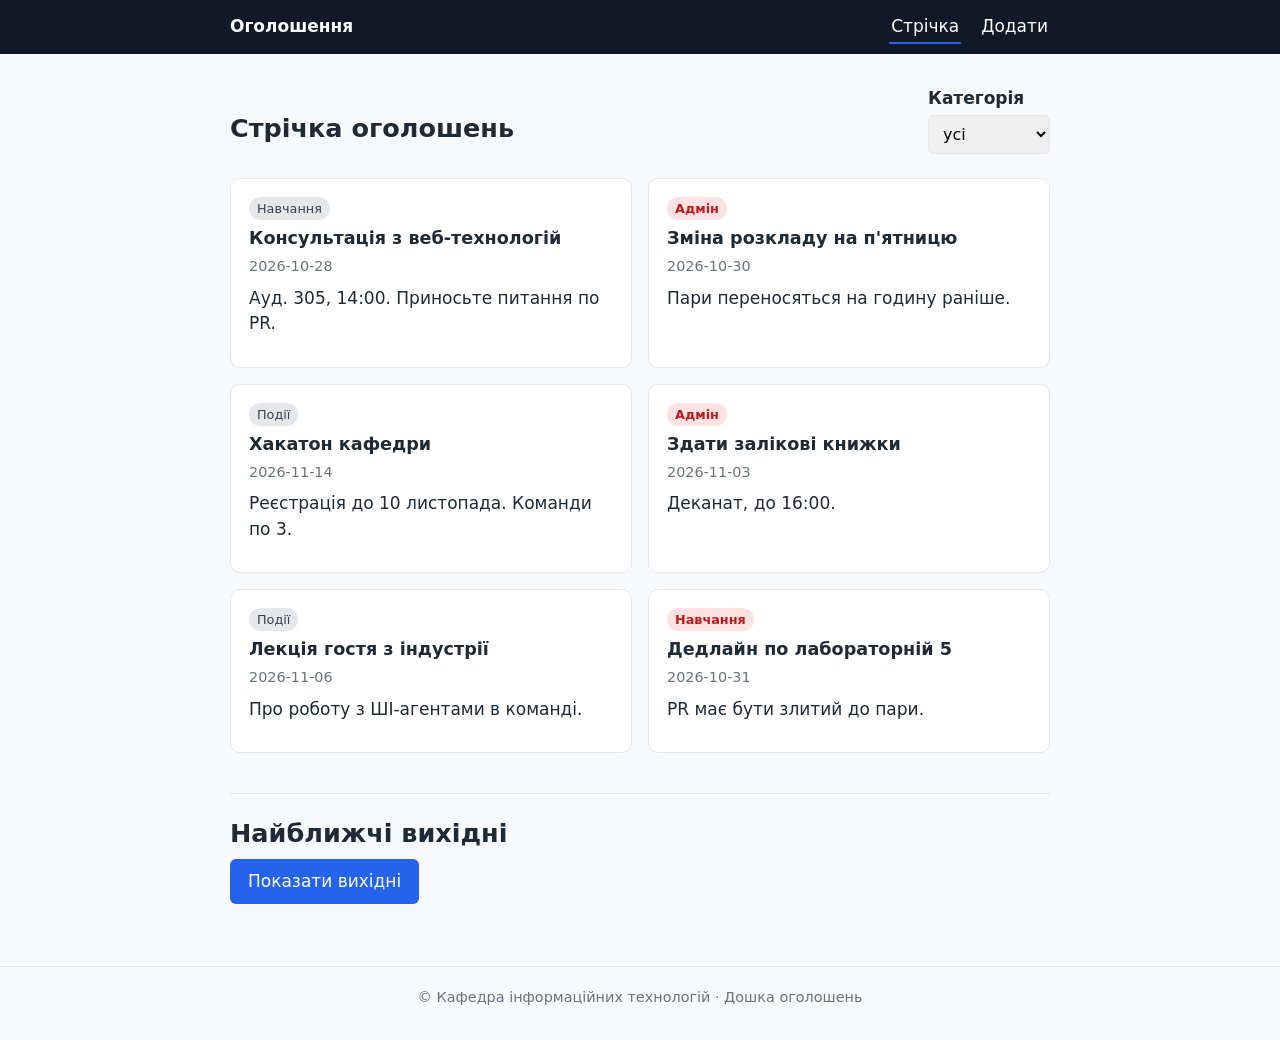
<file: index.html>
<!doctype html>
<html lang="uk">
<head>
  <meta charset="utf-8">
  <meta name="viewport" content="width=device-width, initial-scale=1">
  <title>Дошка оголошень кафедри</title>
  <link rel="stylesheet" href="style.css">
  <script src="app.js" defer></script>
</head>
<body>
  <header class="site-header">
    <div class="header-inner">
      <a class="logo" href="index.html">Оголошення</a>
      <nav class="nav" aria-label="Головна навігація">
        <ul>
          <li><a href="index.html" aria-current="page">Стрічка</a></li>
          <li><a href="add.html">Додати</a></li>
        </ul>
      </nav>
    </div>
  </header>

  <main>
    <section class="toolbar">
      <h1>Стрічка оголошень</h1>
      <div class="filter">
        <label for="category">Категорія</label>
        <select id="category">
          <option value="all">усі</option>
          <option value="навчання">навчання</option>
          <option value="події">події</option>
          <option value="адмін">адмін</option>
        </select>
      </div>
    </section>

    <section aria-labelledby="list-title">
      <h2 id="list-title" class="visually-hidden">Оголошення</h2>
      <ul id="list" class="cards"></ul>
      <p id="empty" class="muted" hidden>Нічого не знайдено.</p>
    </section>

    <section class="holidays" aria-labelledby="holidays-title">
      <h2 id="holidays-title">Найближчі вихідні</h2>
      <button id="holidays-btn" class="btn" type="button">Показати вихідні</button>
      <p id="holidays-status" class="muted" role="status" aria-live="polite"></p>
      <ul id="holidays-list" class="holiday-list"></ul>
    </section>
  </main>

  <footer class="site-footer">
    <p>© Кафедра інформаційних технологій · Дошка оголошень</p>
  </footer>
</body>
</html>
</file>
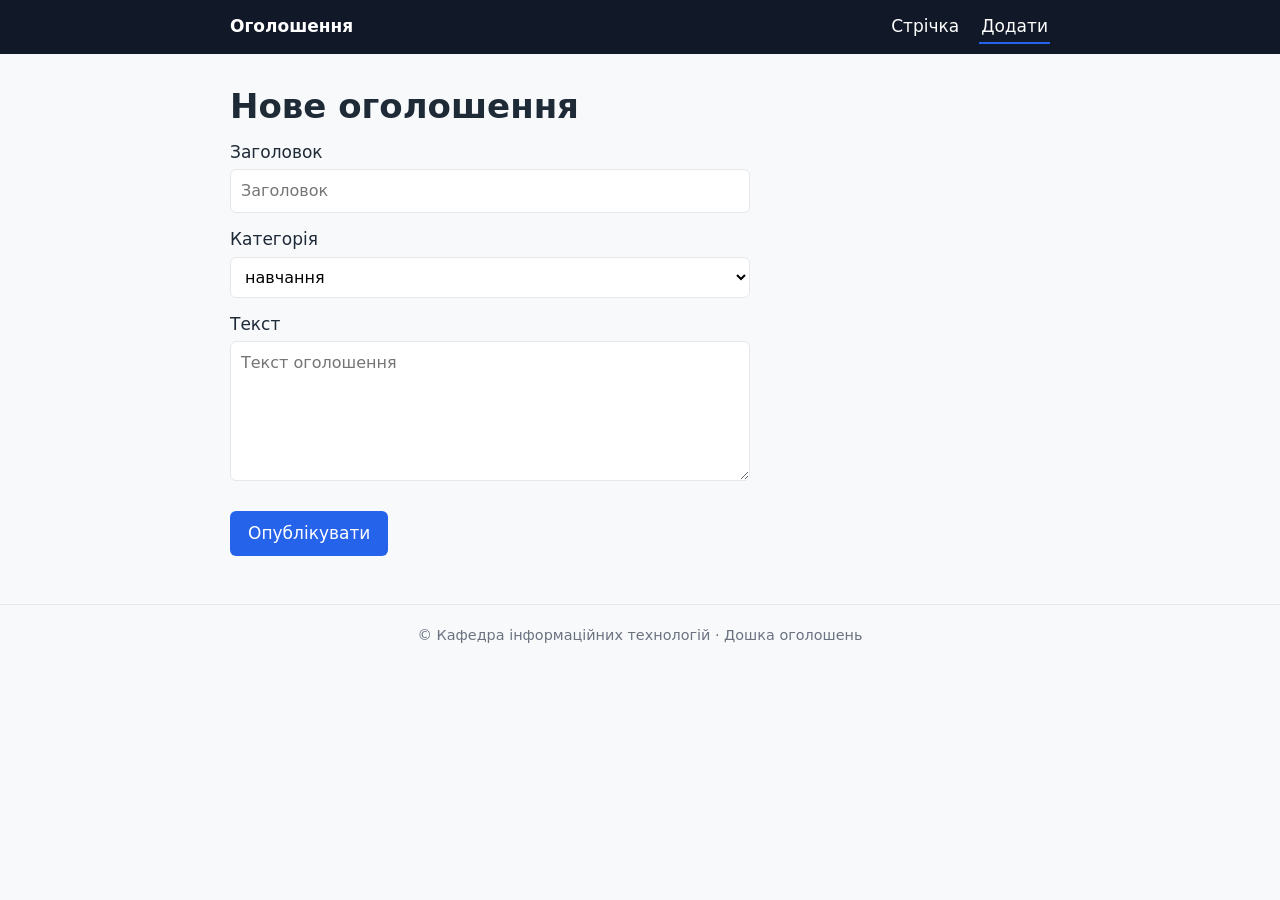
<file: add.html>
<!doctype html>
<html lang="uk">
<head>
  <meta charset="utf-8">
  <meta name="viewport" content="width=device-width, initial-scale=1">
  <title>Нове оголошення</title>
  <link rel="stylesheet" href="style.css">
</head>
<body>
  <header class="site-header">
    <div class="header-inner">
      <a class="logo" href="index.html">Оголошення</a>
      <nav class="nav" aria-label="Головна навігація">
        <ul>
          <li><a href="index.html">Стрічка</a></li>
          <li><a href="add.html" aria-current="page">Додати</a></li>
        </ul>
      </nav>
    </div>
  </header>

  <main>
    <h1>Нове оголошення</h1>
    <form class="form-box" method="post" action="/">
      <label for="title">Заголовок</label>
      <input type="text" id="title" name="title" placeholder="Заголовок" required>
      <label for="category">Категорія</label>
      <select id="category" name="category">
        <option>навчання</option>
        <option>події</option>
        <option>адмін</option>
      </select>
      <label for="text">Текст</label>
      <textarea id="text" name="text" rows="5" placeholder="Текст оголошення"></textarea>
      <div class="actions"><button type="submit" class="btn">Опублікувати</button></div>
    </form>
  </main>

  <footer class="site-footer">
    <p>© Кафедра інформаційних технологій · Дошка оголошень</p>
  </footer>
</body>
</html>
</file>
<file: style.css>
:root { --ink: #1f2a37; --paper: #f7f9fb; --accent: #2563eb; --accent-dark: #1d4ed8; --muted: #6b7280; --line: #e5e7eb; --urgent: #b91c1c; }
* { box-sizing: border-box; }
body { margin: 0; font-family: system-ui, -apple-system, "Segoe UI", sans-serif; font-size: 17px; line-height: 1.5; color: var(--ink); background: var(--paper); }
h1, h2, h3 { line-height: 1.2; margin: 0 0 0.4em; }
p { margin: 0 0 0.8em; }
.muted { color: var(--muted); }
.visually-hidden { position: absolute; width: 1px; height: 1px; overflow: hidden; clip: rect(0 0 0 0); }
main { max-width: 860px; margin: 0 auto; padding: 32px 20px 48px; }

.site-header { background: #111827; color: #fff; }
.header-inner { max-width: 860px; margin: 0 auto; padding: 14px 20px; display: flex; align-items: center; justify-content: space-between; gap: 24px; }
.logo { color: #fff; font-weight: 700; text-decoration: none; }
.nav ul { list-style: none; margin: 0; padding: 0; display: flex; gap: 18px; }
.nav a { color: #fff; text-decoration: none; padding: 6px 2px; border-bottom: 2px solid transparent; }
.nav a[aria-current="page"] { border-bottom-color: var(--accent); }

.toolbar { display: flex; justify-content: space-between; align-items: end; gap: 16px; margin-bottom: 24px; }
.filter label { display: block; font-weight: 600; margin-bottom: 4px; }
.filter select { padding: 8px 10px; font: inherit; font-size: 16px; border: 1px solid var(--line); border-radius: 6px; }

.cards { list-style: none; margin: 0; padding: 0; display: grid; grid-template-columns: repeat(2, 1fr); gap: 16px; }
.card { background: #fff; border: 1px solid var(--line); border-radius: 10px; padding: 16px 18px; }
.card h3 { font-size: 1.1rem; }
.card time { display: block; color: var(--muted); font-size: 0.9rem; margin-bottom: 8px; }
.tag { display: inline-block; font-size: 0.8rem; padding: 2px 8px; border-radius: 999px; background: #e5e7eb; color: #374151; margin-bottom: 8px; }
.tag.urgent { background: #fee2e2; color: var(--urgent); font-weight: 600; }

.form-box { max-width: 520px; }
.form-box label { display: block; }
.form-box input, .form-box select, .form-box textarea { width: 100%; padding: 9px 10px; font: inherit; font-size: 16px; border: 1px solid var(--line); border-radius: 6px; background: #fff; margin: 4px 0 14px; }
.actions { margin-top: 8px; }
.btn { display: inline-block; background: var(--accent); color: #fff; text-decoration: none; padding: 10px 18px; border: 0; border-radius: 6px; font: inherit; cursor: pointer; }
.btn:hover { background: var(--accent-dark); }

.site-footer { border-top: 1px solid var(--line); padding: 20px; color: var(--muted); font-size: 0.9rem; text-align: center; }

@media (max-width: 600px) {
  .header-inner { flex-direction: column; align-items: flex-start; gap: 8px; }
  .toolbar { flex-direction: column; align-items: stretch; }
  .cards { grid-template-columns: 1fr; }
}

.holidays { margin-top: 40px; padding-top: 24px; border-top: 1px solid var(--line); }
.holidays .btn:disabled { opacity: 0.6; cursor: wait; }
.holiday-list { margin: 8px 0 0; padding-left: 20px; }
.holiday-list time { font-weight: 600; }
</file>
